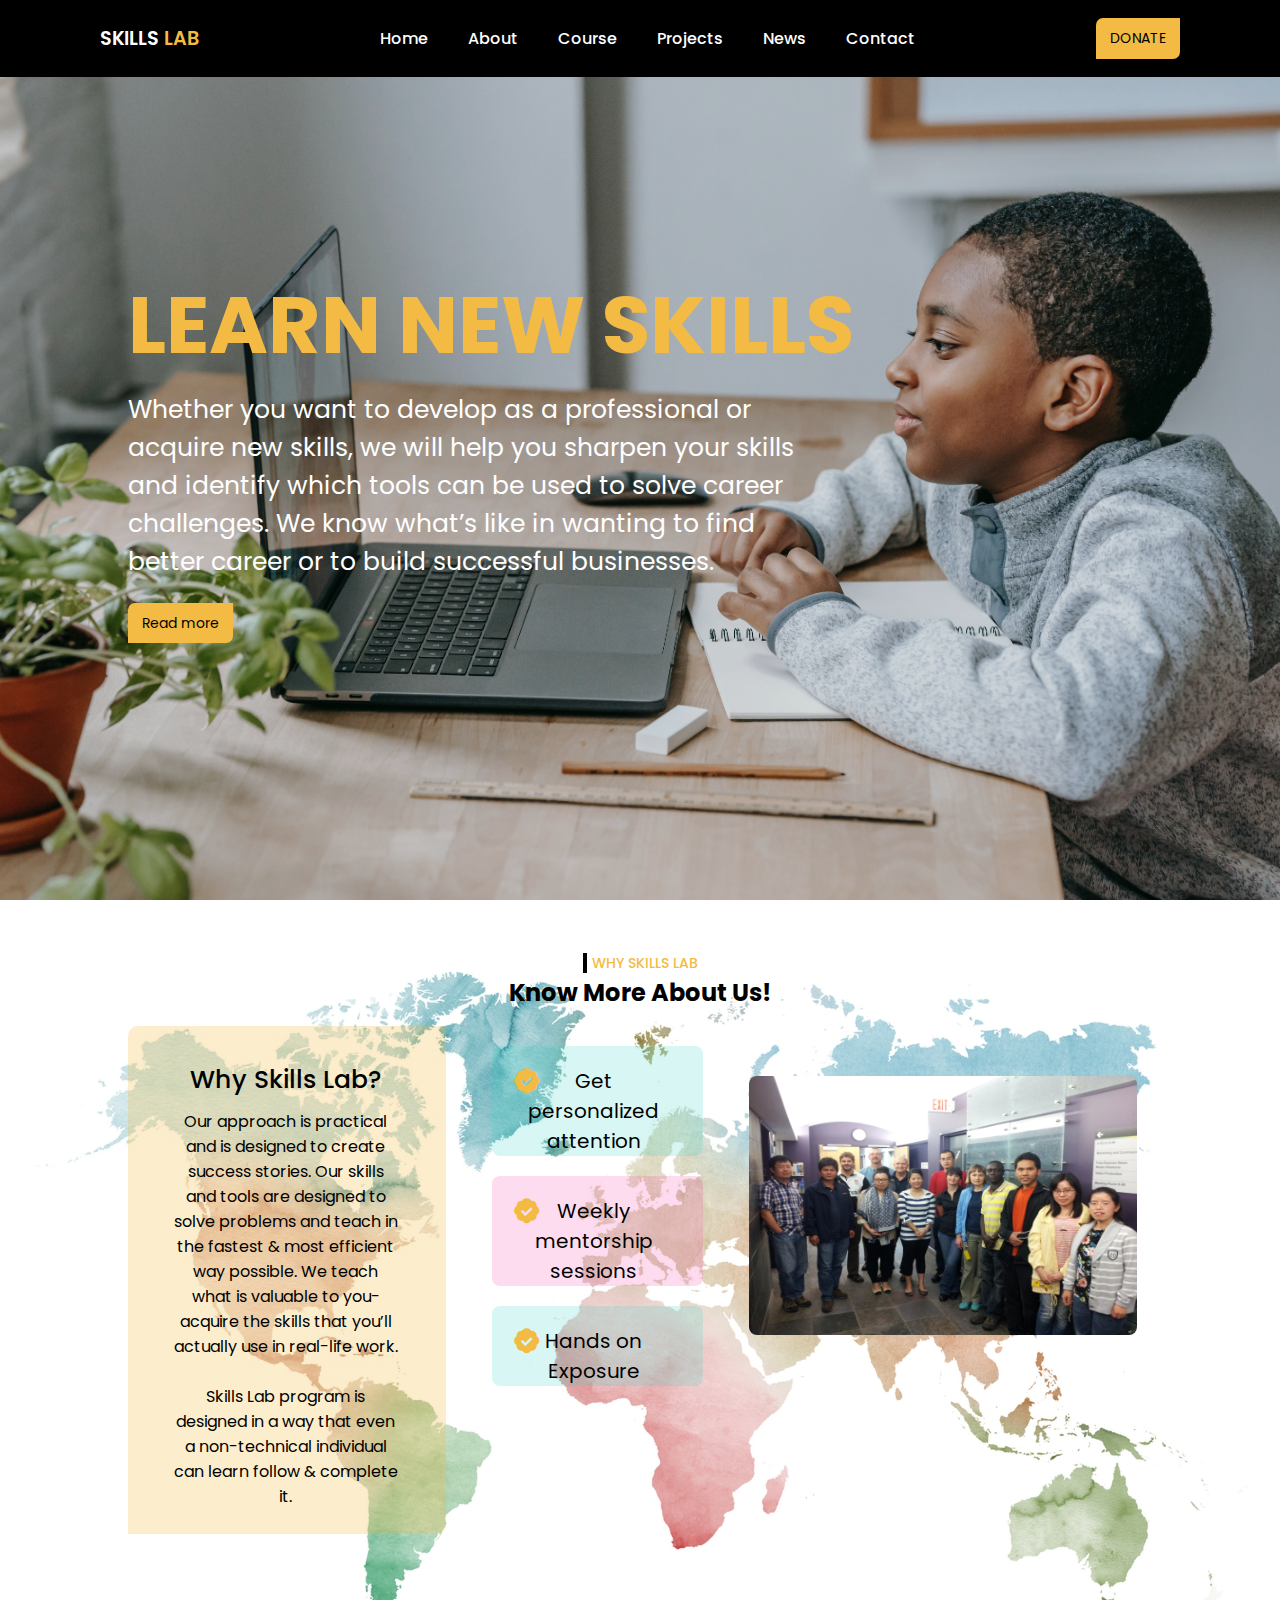
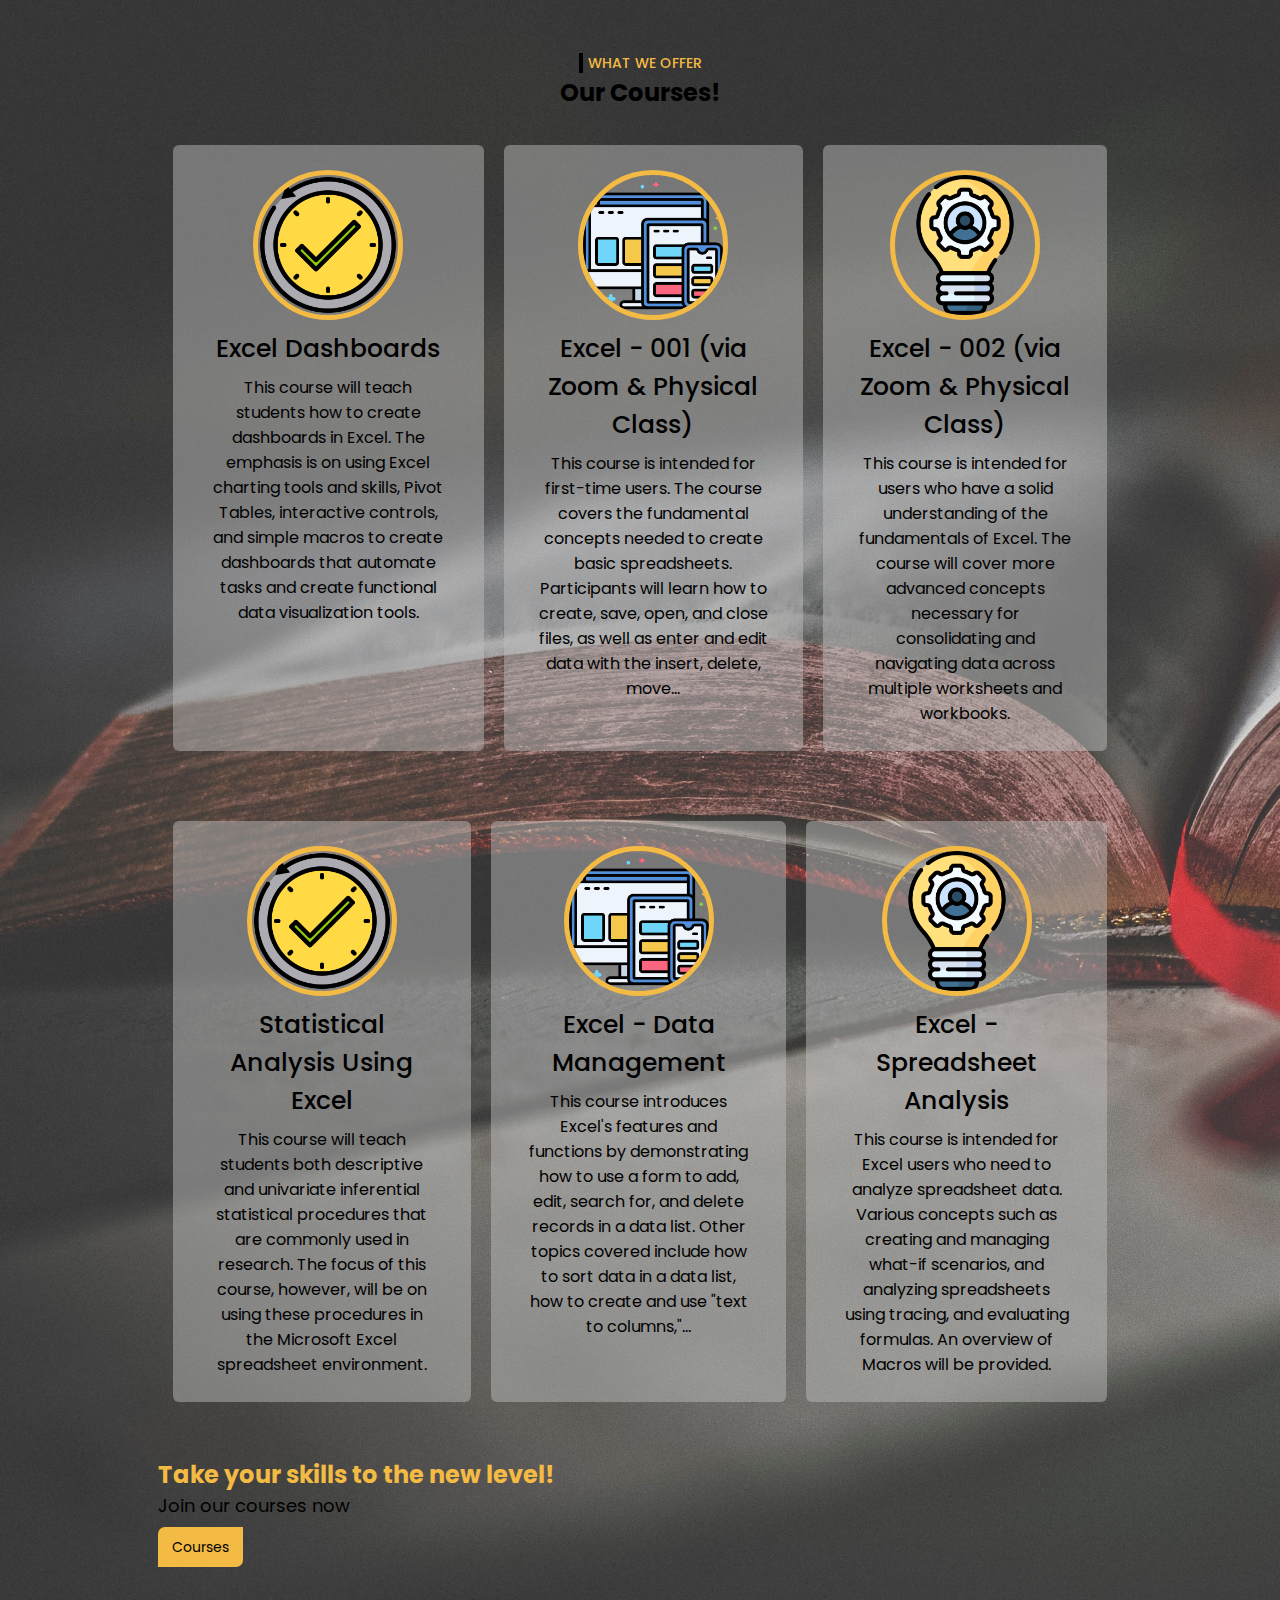
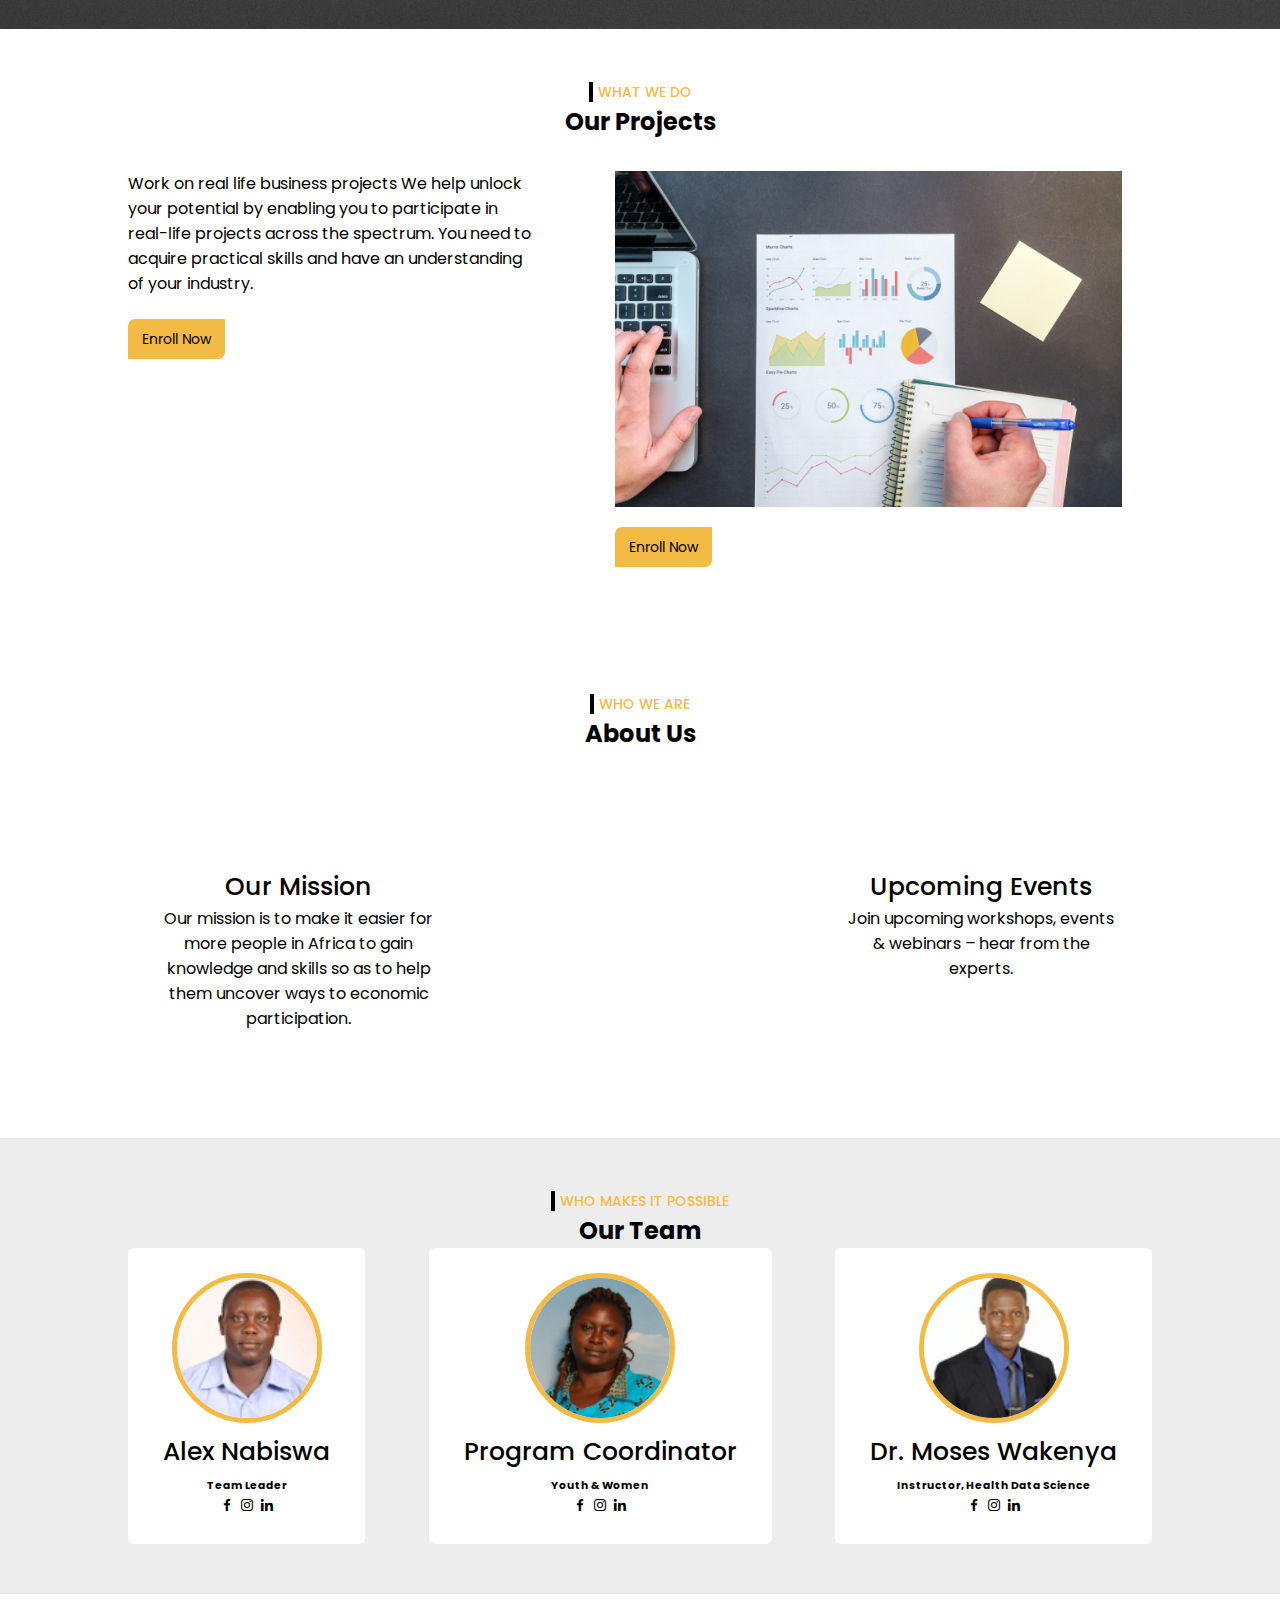
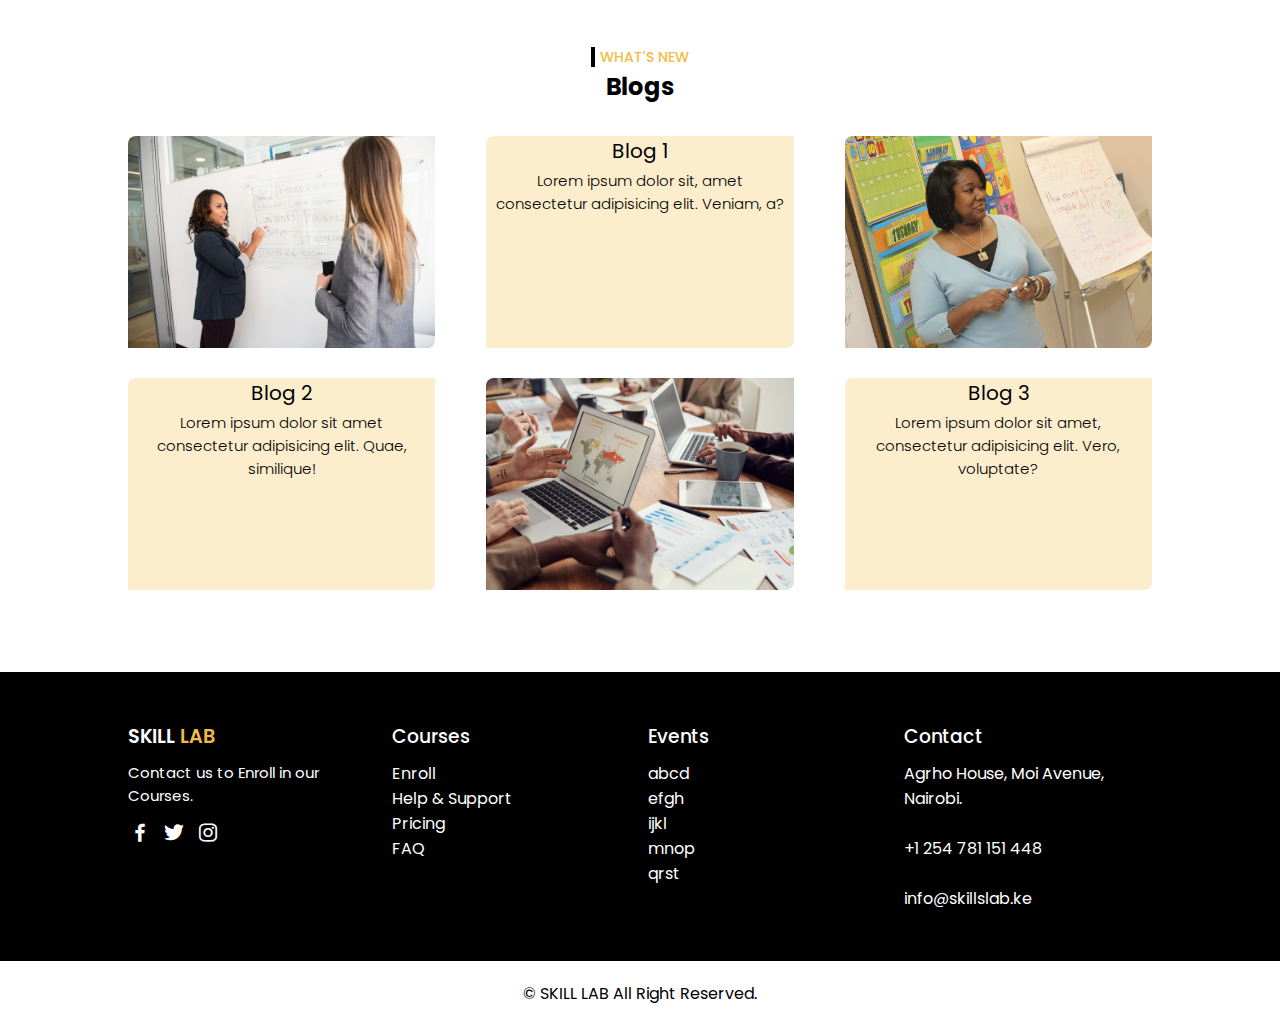
<file: index.html>
<!DOCTYPE html>
<html>
  <head>
    <meta charset="UTF-8" />
    <meta http-equiv="X-UA-Compatible" content="IE=edge" />
    <meta name="viewport" content="width=device-width, initial-scale=1.0" />
    <title>Responsive NGO App</title>
    <!--Link to CSS-->
    <link rel="stylesheet" href="./css/style.css" />
    <!--Box Icons-->
    <link
      rel="stylesheet"
      href="https://cdn.jsdelivr.net/npm/boxicons@latest/css/boxicons.min.css"
    />
  </head>
  <body>
    <!-- Navbar -->
    <header>
      <a href="#" class="logo">SKILLS <span>LAB</span></a>
      <div class="bx bx-menu" id="menu-icon"></div>

      <ul class="navbar">
        <li><a href="#home">Home</a></li>
        <li><a href="#about-us">About</a></li>
        <li><a href="#courses">Course</a></li>
        <li><a href="#projects">Projects</a></li>
        <li><a href="#blog">News</a></li>
        <li><a href="#footer">Contact</a></li>
      </ul>

      <a href="#" class="btn">DONATE</a>
    </header>

    <!-- Home -->
    <section class="home" id="home">
      <div class="home-text">
        <h1>
          <span>LEARN NEW SKILLS</span>
        </h1>
        <p>
          Whether you want to develop as a professional or <br />acquire new
          skills, we will help you sharpen your skills <br />and identify which
          tools can be used to solve career <br />challenges. We know what’s
          like in wanting to find <br />better career or to build successful
          businesses.
        </p>
        <a href="shop" class="btn">Read more</a>
      </div>
    </section>

    <!-- Why Us -->
    <section class="why-us" id="why-us">
      <div class="heading">
        <span>Why Skills Lab</span>
        <h2>Know More About Us!</h2>
      </div>
      <!-- Content -->
      <div class="why-us-container">
        <div class="col-1">
          <h4>Why Skills Lab?</h4>
          <p>
            Our approach is practical and is designed to create success stories.
            Our skills and tools are designed to solve problems and teach in the
            fastest & most efficient way possible. We teach what is valuable to
            you- acquire the skills that you’ll actually use in real-life work.
          </p>
          <br />
          <p>
            Skills Lab program is designed in a way that even a non-technical
            individual can learn follow & complete it.
          </p>
        </div>
        <div class="col-2">
          <div class="why-us-row-1">
            <div class="icon-col">
              <i class="bx bxs-badge-check"></i>
            </div>
            <div class="content-col">
              <p>Get personalized attention</p>
            </div>
          </div>
          <div class="why-us-row-2">
            <div class="icon-col">
              <i class="bx bxs-badge-check"></i>
            </div>
            <div class="content-col">
              <p>Weekly mentorship sessions</p>
            </div>
          </div>
          <div class="why-us-row-3">
            <div class="icon-col">
              <i class="bx bxs-badge-check"></i>
            </div>
            <div class="content-col">
              <p>Hands on Exposure</p>
            </div>
          </div>
        </div>
        <div class="col-3">
          <img src="./images/about_photo_1.jpg" alt="" />
        </div>
      </div>
    </section>

    <!-- Courses -->
    <section class="courses" id="courses">
      <div class="heading">
        <span>What we Offer</span>
        <h2>Our Courses!</h2>
      </div>
      <!-- Content -->
      <div class="course-container">
        <div class="course-row">
          <div class="card">
            <div class="box">
              <img src="./images/tasks.png" alt="" />
              <div class="text">Excel Dashboards</div>
              <p>
                This course will teach students how to create dashboards in
                Excel. The emphasis is on using Excel charting tools and skills,
                Pivot Tables, interactive controls, and simple macros to create
                dashboards that automate tasks and create functional data
                visualization tools.
              </p>
            </div>
          </div>

          <div class="card">
            <div class="box">
              <img src="./images/responsive-design.png" alt="" />
              <div class="text">
                Excel - 001 (via Zoom &amp; Physical Class)
              </div>
              <p>
                This course is intended for first-time users. The course covers
                the fundamental concepts needed to create basic spreadsheets.
                Participants will learn how to create, save, open, and close
                files, as well as enter and edit data with the insert, delete,
                move...
              </p>
            </div>
          </div>

          <div class="card">
            <div class="box">
              <img src="./images/skill.png" alt="" />
              <div class="text">
                Excel - 002 (via Zoom &amp; Physical Class)
              </div>
              <p>
                This course is intended for users who have a solid understanding
                of the fundamentals of Excel. The course will cover more
                advanced concepts necessary for consolidating and navigating
                data across multiple worksheets and workbooks.
              </p>
            </div>
          </div>
        </div>

        <div class="course-row">
          <div class="card">
            <div class="box">
              <img src="./images/tasks.png" alt="" />
              <div class="text">Statistical Analysis Using Excel</div>
              <p>
                This course will teach students both descriptive and univariate
                inferential statistical procedures that are commonly used in
                research. The focus of this course, however, will be on using
                these procedures in the Microsoft Excel spreadsheet environment.
              </p>
            </div>
          </div>

          <div class="card">
            <div class="box">
              <img src="./images/responsive-design.png" alt="" />
              <div class="text">Excel - Data Management</div>
              <p>
                This course introduces Excel&#39;s features and functions by
                demonstrating how to use a form to add, edit, search for, and
                delete records in a data list. Other topics covered include how
                to sort data in a data list, how to create and use &quot;text to
                columns,&quot;...
              </p>
            </div>
          </div>

          <div class="card">
            <div class="box">
              <img src="./images/skill.png" alt="" />
              <div class="text">Excel - Spreadsheet Analysis</div>
              <p>
                This course is intended for Excel users who need to analyze
                spreadsheet data. Various concepts such as creating and managing
                what-if scenarios, and analyzing spreadsheets using tracing, and
                evaluating formulas. An overview of Macros will be provided.
              </p>
            </div>
          </div>
        </div>
      </div>
      <div class="join-btn">
        <h2>Take your skills to the new level!</h2>
        <p>Join our courses now</p>
        <a href="./courses.html" class="btn">Courses</a>
      </div>
    </section>

    <!-- Projects -->
    <section class="projects" id="projects">
      <div class="heading">
        <span>What we Do</span>
        <h2>Our Projects</h2>
      </div>
      <!-- Content -->
      <div class="project-container">
        <div class="project-text">
          <p>
            Work on real life business projects We help unlock your potential by
            enabling you to participate in real-life projects across the
            spectrum. You need to acquire practical skills and have an
            understanding of your industry.
          </p>
          <a href="#" class="enroll-btn btn">Enroll Now</a>
        </div>
        <div class="project-slideshow">
          <img src="./images/project-slideshow.jpg" alt="" />
          <a href="#" class="btn">Enroll Now</a>
        </div>
      </div>
    </section>

    <!-- About Us -->
    <section class="about-us" id="about-us">
      <div class="heading">
        <span>Who we are</span>
        <h2>About Us</h2>
        <p>
          SKILLS LAB is a social enterprise. We believe that education and
          skills development spur innovation and when combined with
          entrepreneurship, creates social impact at scale
        </p>
      </div>
      <!-- Content -->
      <div class="about-container">
        <div class="card">
          <div class="box">
            <div class="text">Our Mission</div>
            <p>
              Our mission is to make it easier for more people in Africa to gain
              knowledge and skills so as to help them uncover ways to economic
              participation.
            </p>
          </div>
        </div>

        <div class="card">
          <div class="box">
            <div class="text">Upcoming Events</div>
            <p>
              Join upcoming workshops, events & webinars – hear from the
              experts.
            </p>
          </div>
        </div>
      </div>
    </section>

    <section class="team" id="team">
      <div class="max-width">
        <div class="heading">
          <span>Who makes it possible</span>
          <h2>Our Team</h2>
        </div>
        <!--Content-->
        <div class="carousel owl-carousel">
          <div class="card">
            <div class="box">
              <img src="./images/team_member_1.png" alt="" />
              <h4 class="text">Alex Nabiswa</h4>
              <h6>Team Leader</h6>
              <div class="social-icons">
                <i class="bx bxl-facebook"></i>
                <i class="bx bxl-instagram"></i>
                <i class="bx bxl-linkedin"></i>
              </div>
            </div>
          </div>

          <div class="card">
            <div class="box">
              <img src="./images/team_member_2.png" alt="" />
              <h4 class="text">Program Coordinator</h4>
              <h6>Youth & Women</h6>
              <div class="social-icons">
                <i class="bx bxl-facebook"></i>
                <i class="bx bxl-instagram"></i>
                <i class="bx bxl-linkedin"></i>
              </div>
            </div>
          </div>

          <div class="card">
            <div class="box">
              <img src="images/team_member_3.png" alt="" />
              <h4 class="text">Dr. Moses Wakenya</h4>
              <h6>Instructor, Health Data Science</h6>
              <div class="social-icons">
                <i class="bx bxl-facebook"></i>
                <i class="bx bxl-instagram"></i>
                <i class="bx bxl-linkedin"></i>
              </div>
            </div>
          </div>
        </div>
      </div>
    </section>

    <!-- Blog -->
    <section class="blog" id="blog">
      <div class="heading">
        <span>What's new</span>
        <h2>Blogs</h2>
      </div>
      <!-- Content -->
      <div class="blog-container">
        <div class="row-1">
          <div class="col-1">
            <img src="./images/blog1.jpg" alt="" />
          </div>
          <div class="col-2">
            <div class="text">Blog 1</div>
            <p>
              Lorem ipsum dolor sit, amet consectetur adipisicing elit. Veniam,
              a?
            </p>
          </div>
          <div class="col-3">
            <img src="./images/blog2.jpg" alt="" />
          </div>
        </div>
        <div class="row-2">
          <div class="col-1">
            <div class="text">Blog 2</div>
            <p>
              Lorem ipsum dolor sit amet consectetur adipisicing elit. Quae,
              similique!
            </p>
          </div>
          <div class="col-2">
            <img src="./images/blog3.jpg" alt="" />
          </div>
          <div class="col-3">
            <div class="text">Blog 3</div>
            <p>
              Lorem ipsum dolor sit amet, consectetur adipisicing elit. Vero,
              voluptate?
            </p>
          </div>
        </div>
      </div>
    </section>

    <!-- Footer -->
    <section class="footer" id="footer">
      <div class="footer-box">
        <h2>SKILL <span>LAB</span></h2>
        <p>Contact us to Enroll in our Courses.</p>
        <div class="social">
          <a href="#"><i class="bx bxl-facebook"></i></a>
          <a href="#"><i class="bx bxl-twitter"></i></a>
          <a href="#"><i class="bx bxl-instagram"></i></a>
        </div>
      </div>
      <div class="footer-box">
        <h3>Courses</h3>
        <li><a href="#">Enroll</a></li>
        <li><a href="#">Help & Support</a></li>
        <li><a href="#">Pricing</a></li>
        <li><a href="#">FAQ</a></li>
      </div>
      <div class="footer-box">
        <h3>Events</h3>
        <li><a href="#">abcd</a></li>
        <li><a href="#">efgh</a></li>
        <li><a href="#">ijkl</a></li>
        <li><a href="#">mnop</a></li>
        <li><a href="#">qrst</a></li>
      </div>
      <div class="footer-box contact-info">
        <h3>Contact</h3>
        <span>Agrho House, Moi Avenue, Nairobi.</span>
        <br />
        <span>+1 254 781 151 448</span>
        <br />
        <span>info@skillslab.ke</span>
      </div>
    </section>
    <div class="copyright">
      <p>&#169; SKILL LAB All Right Reserved.</p>
    </div>

    <!-- Link to JS-->

    <script src="./js/main.js"></script>
  </body>
</html>
</file>
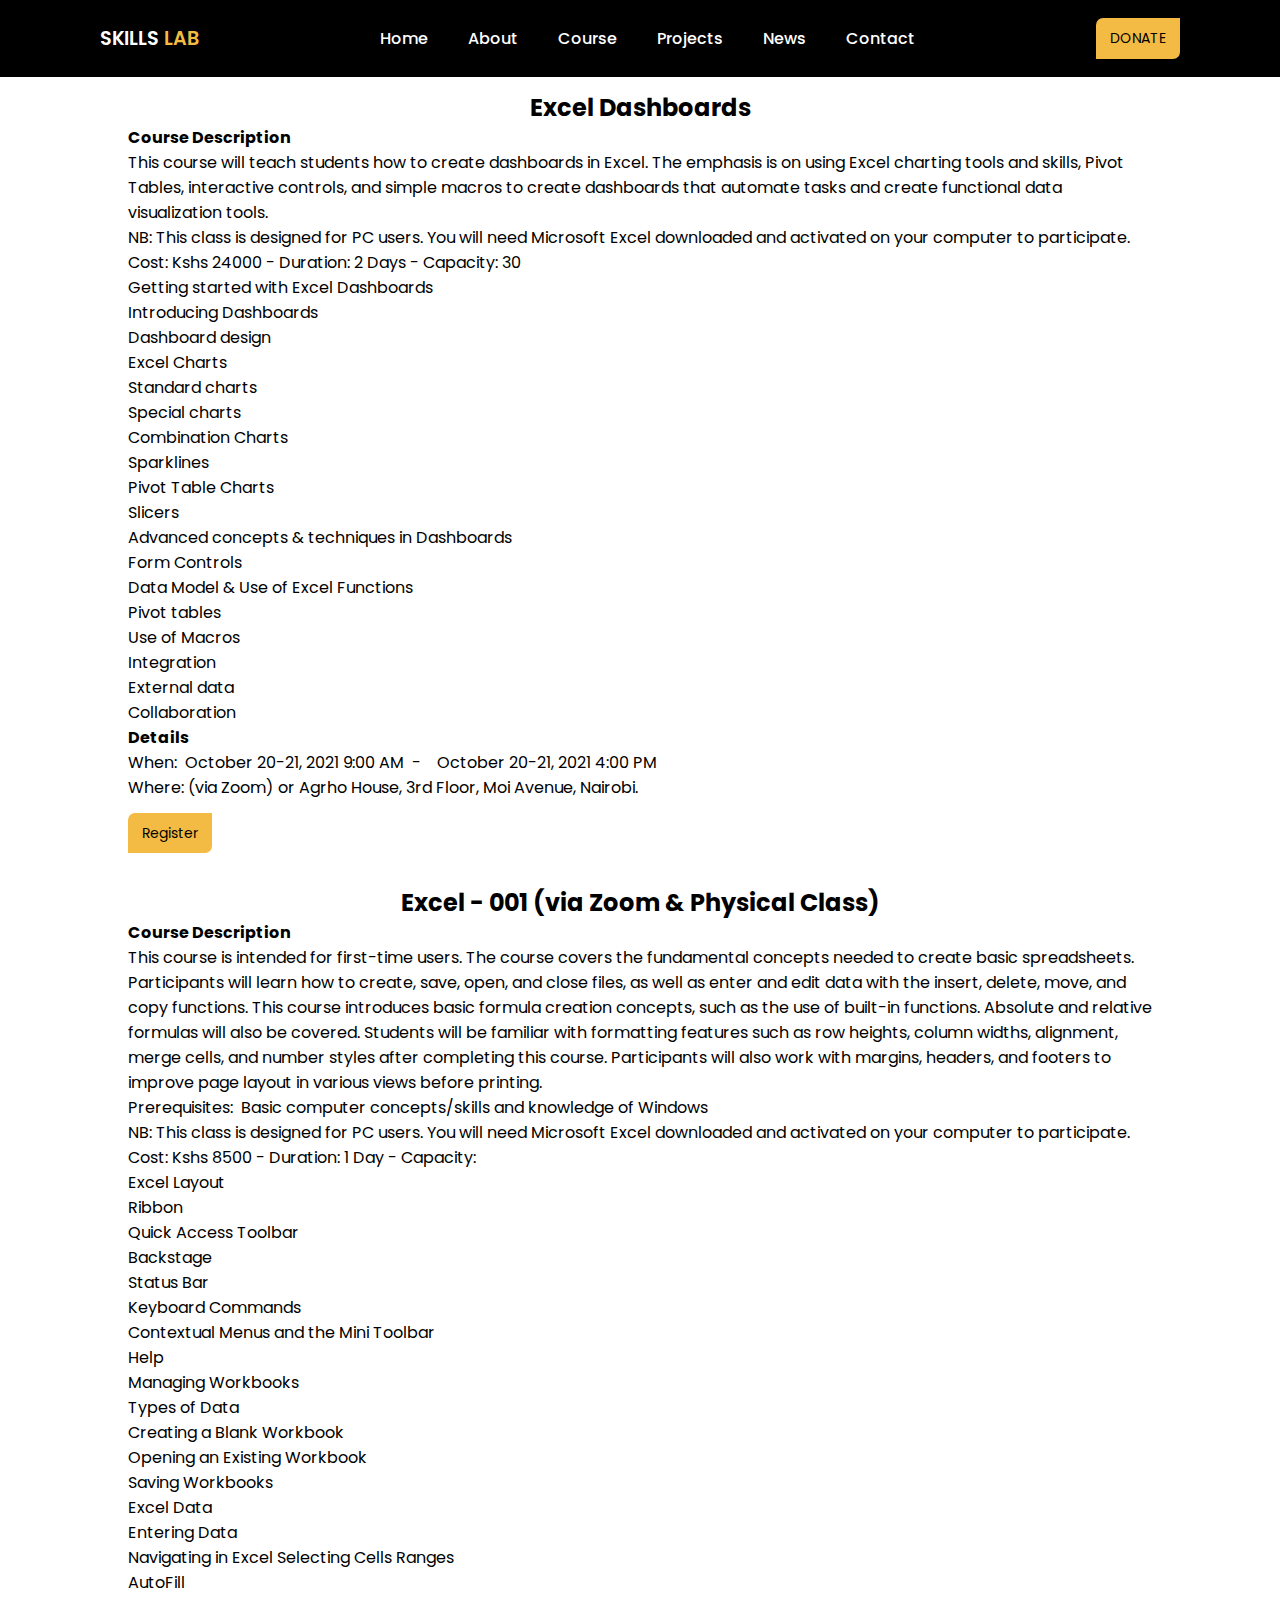
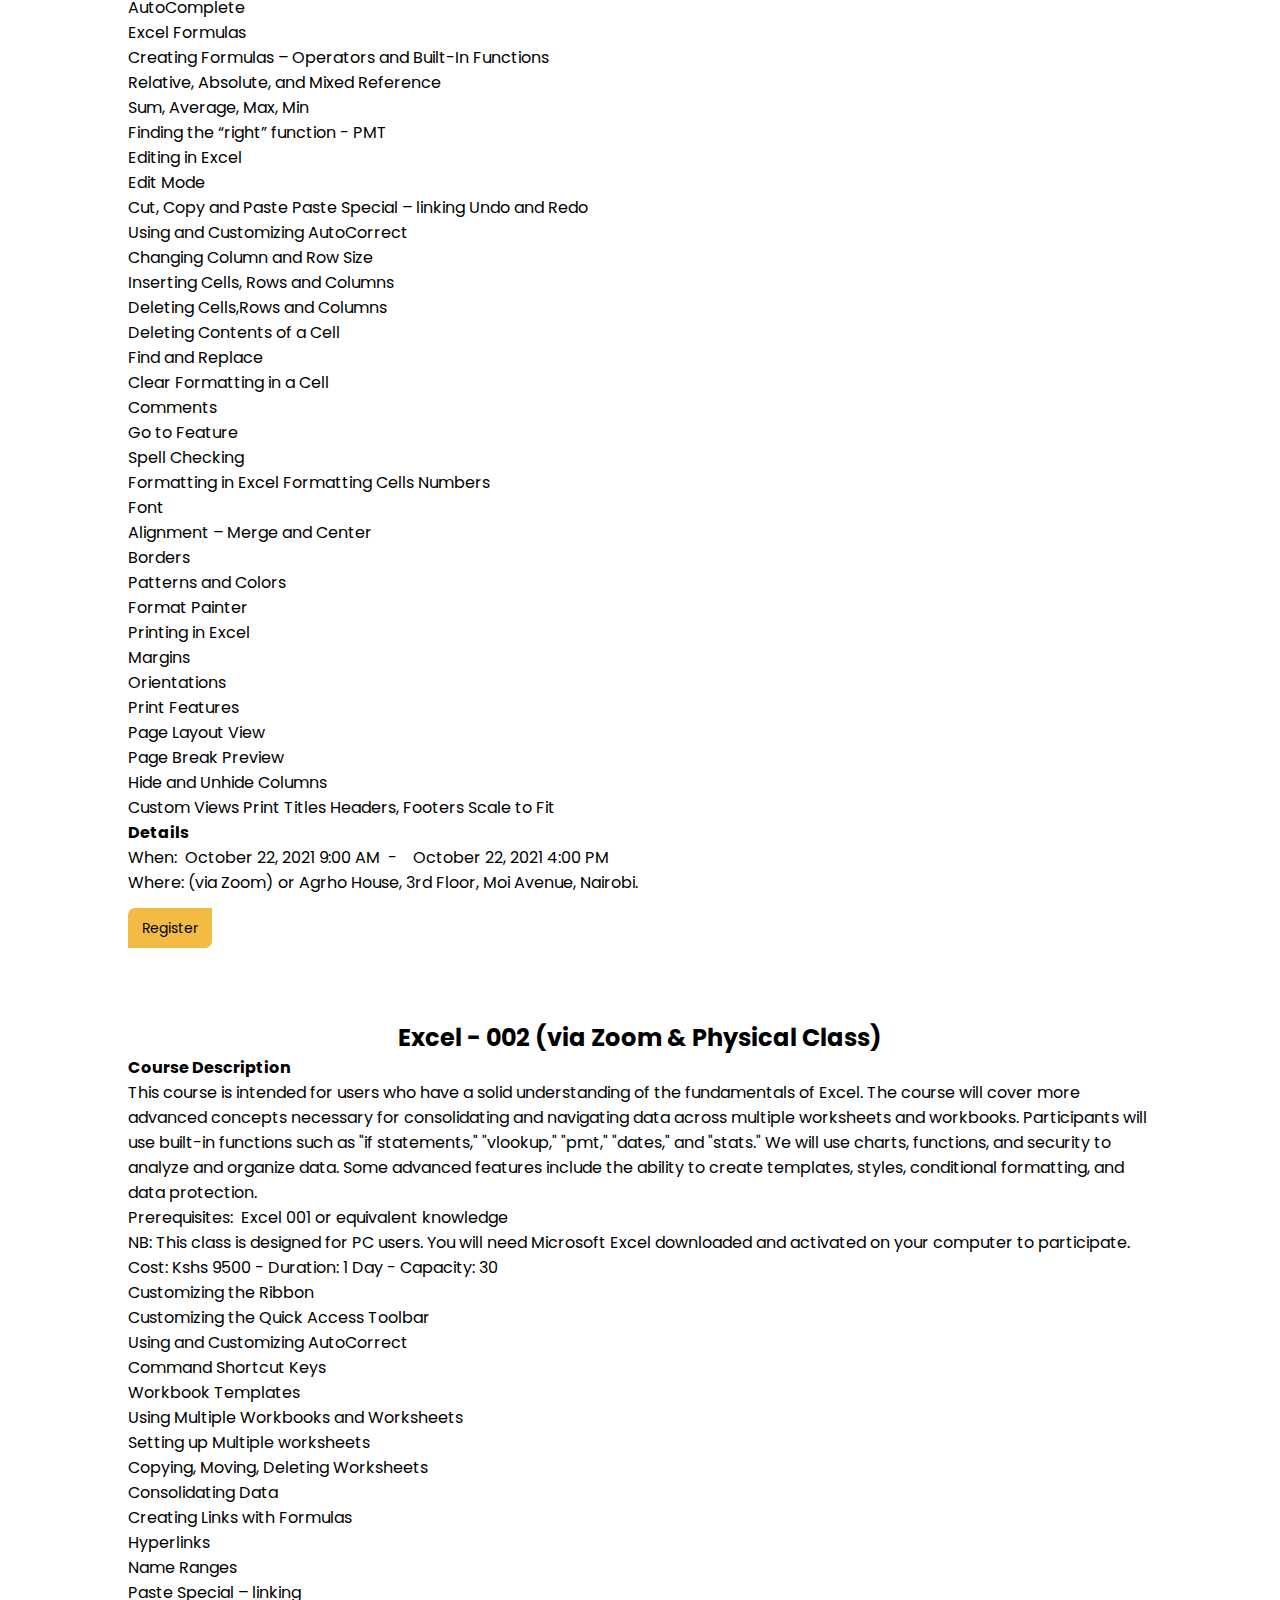
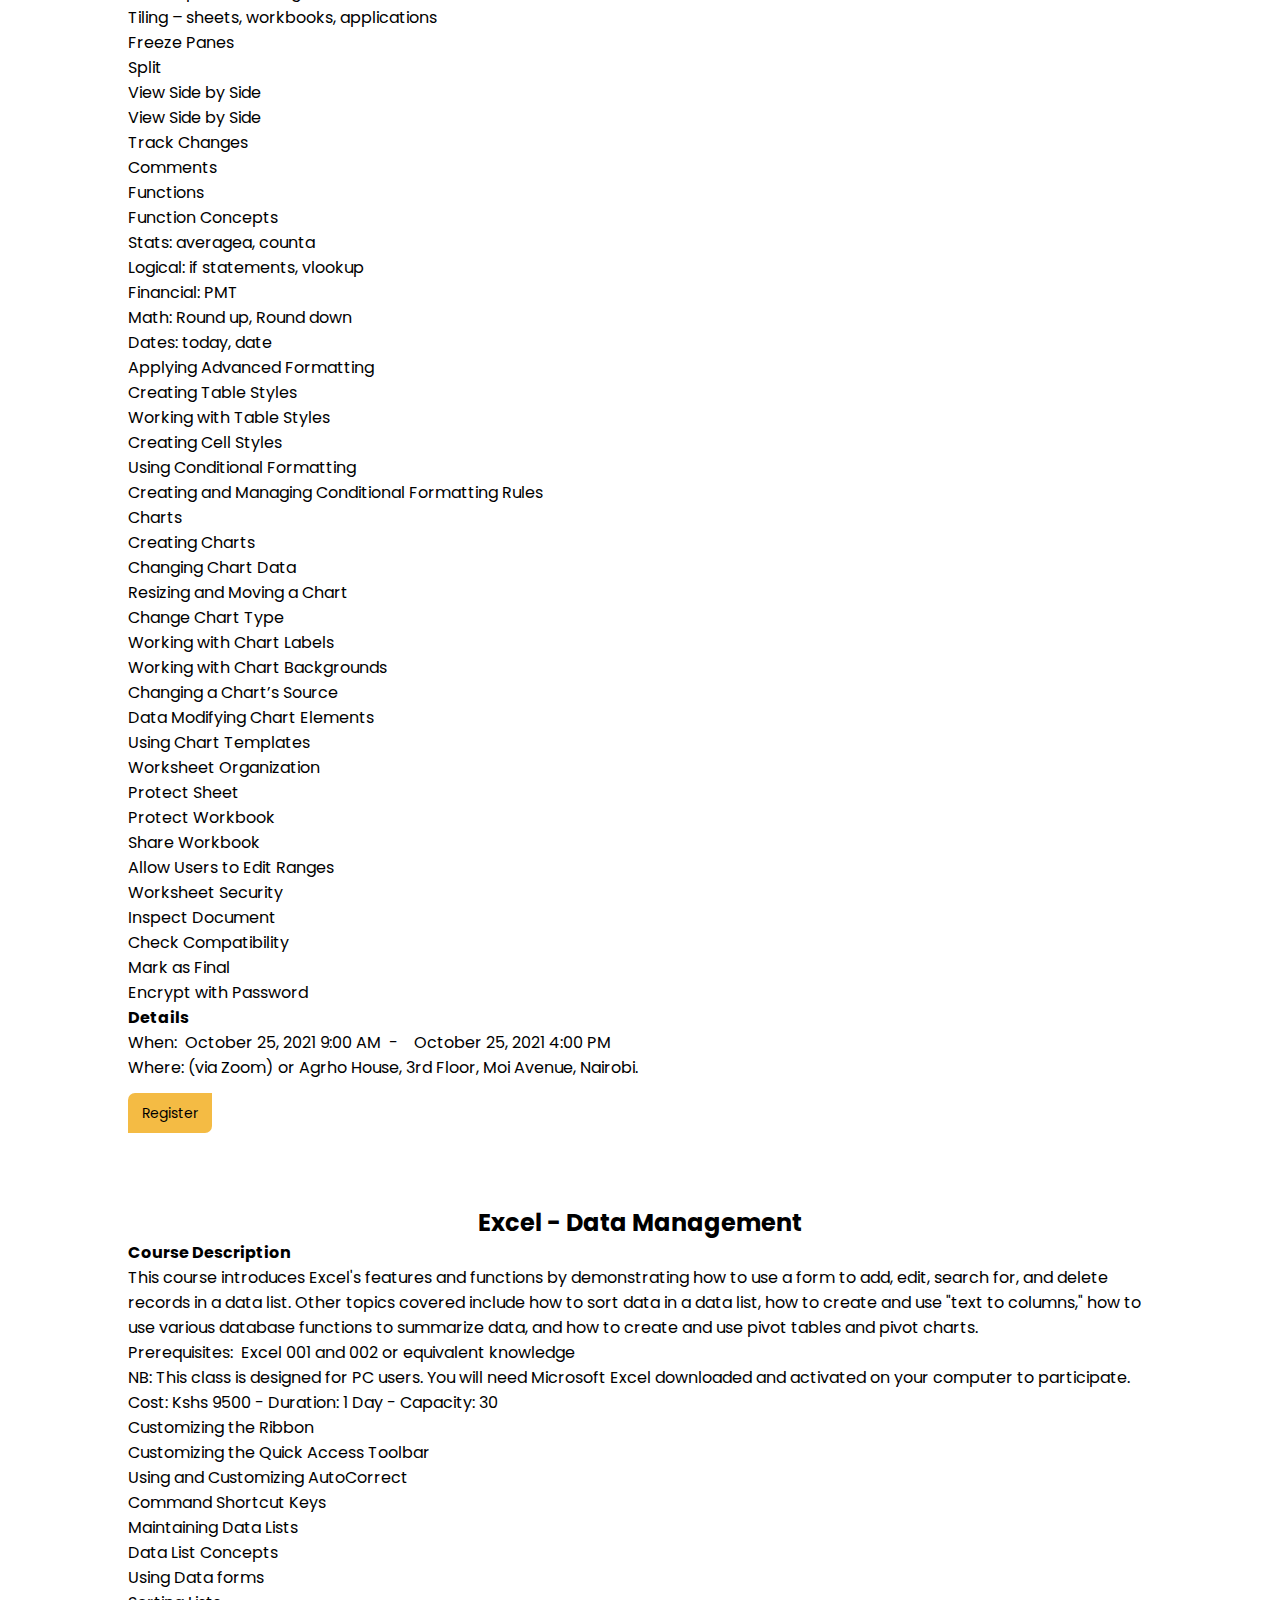
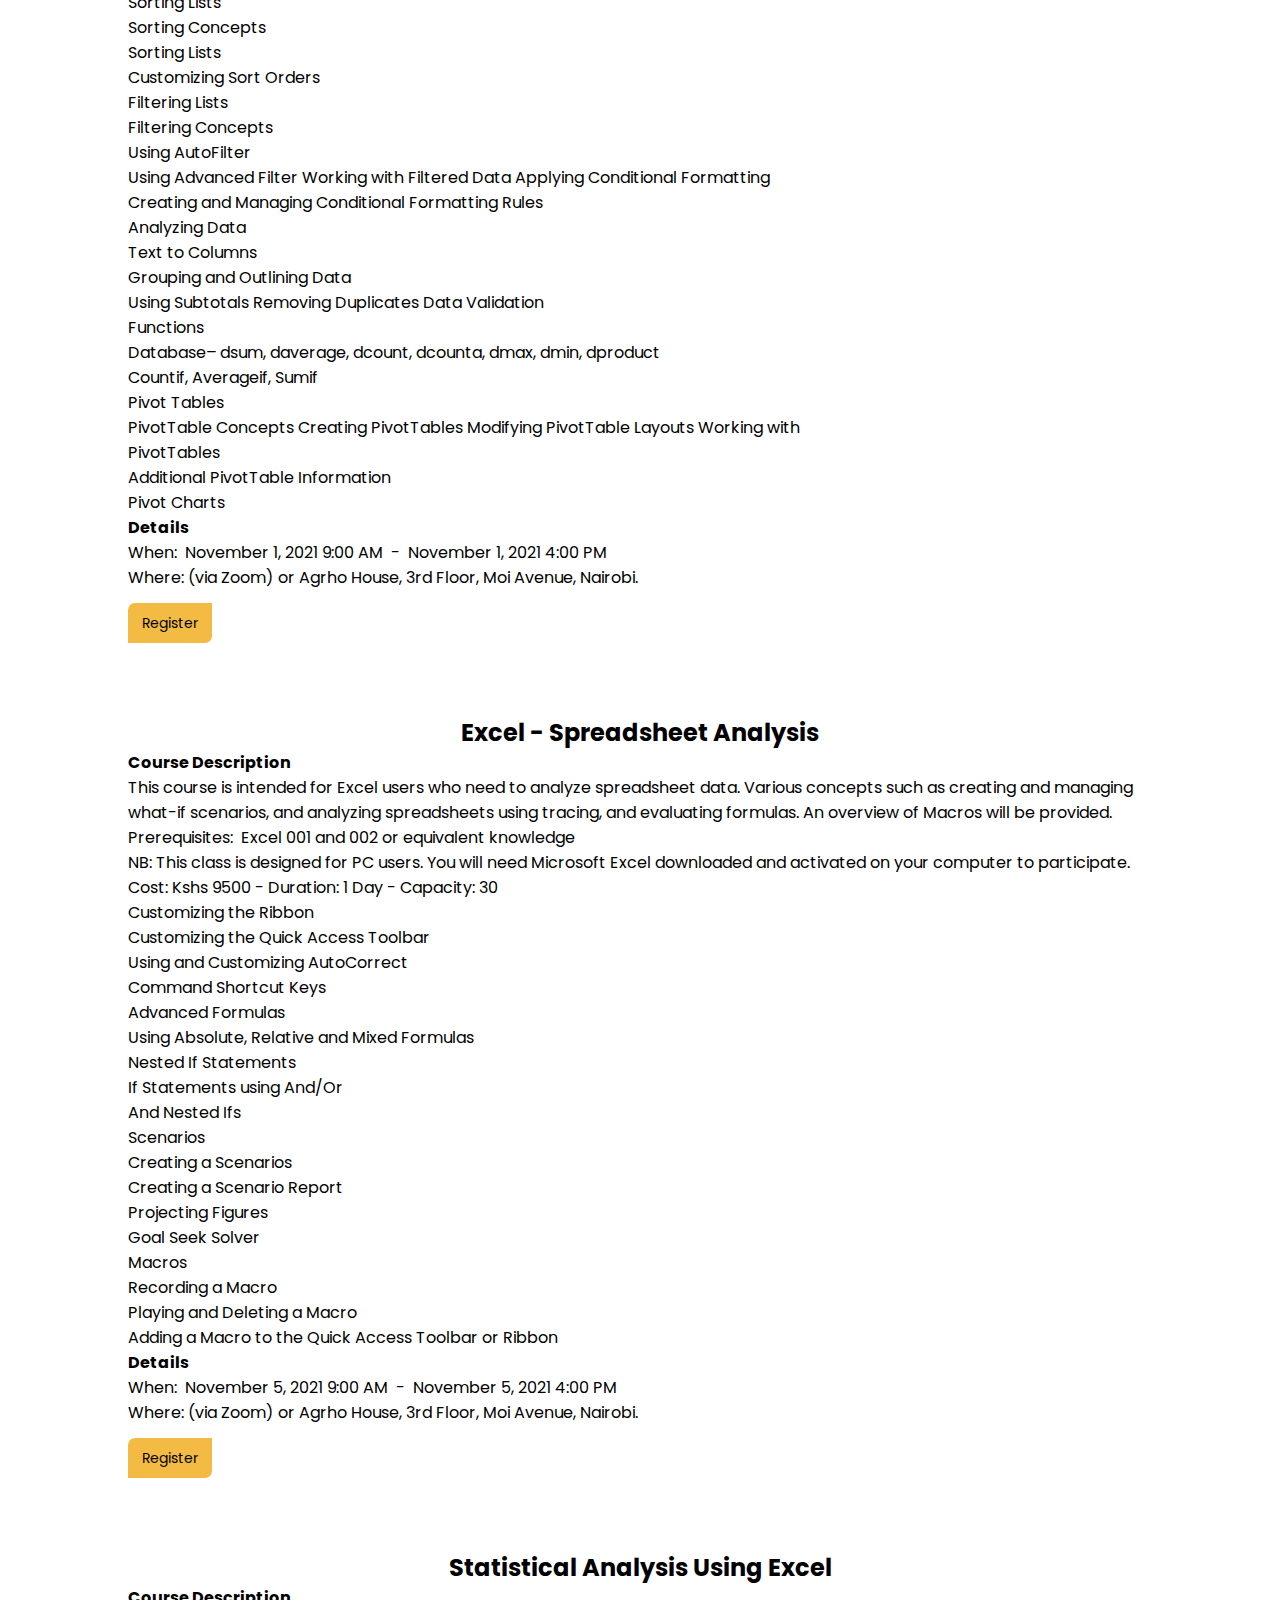
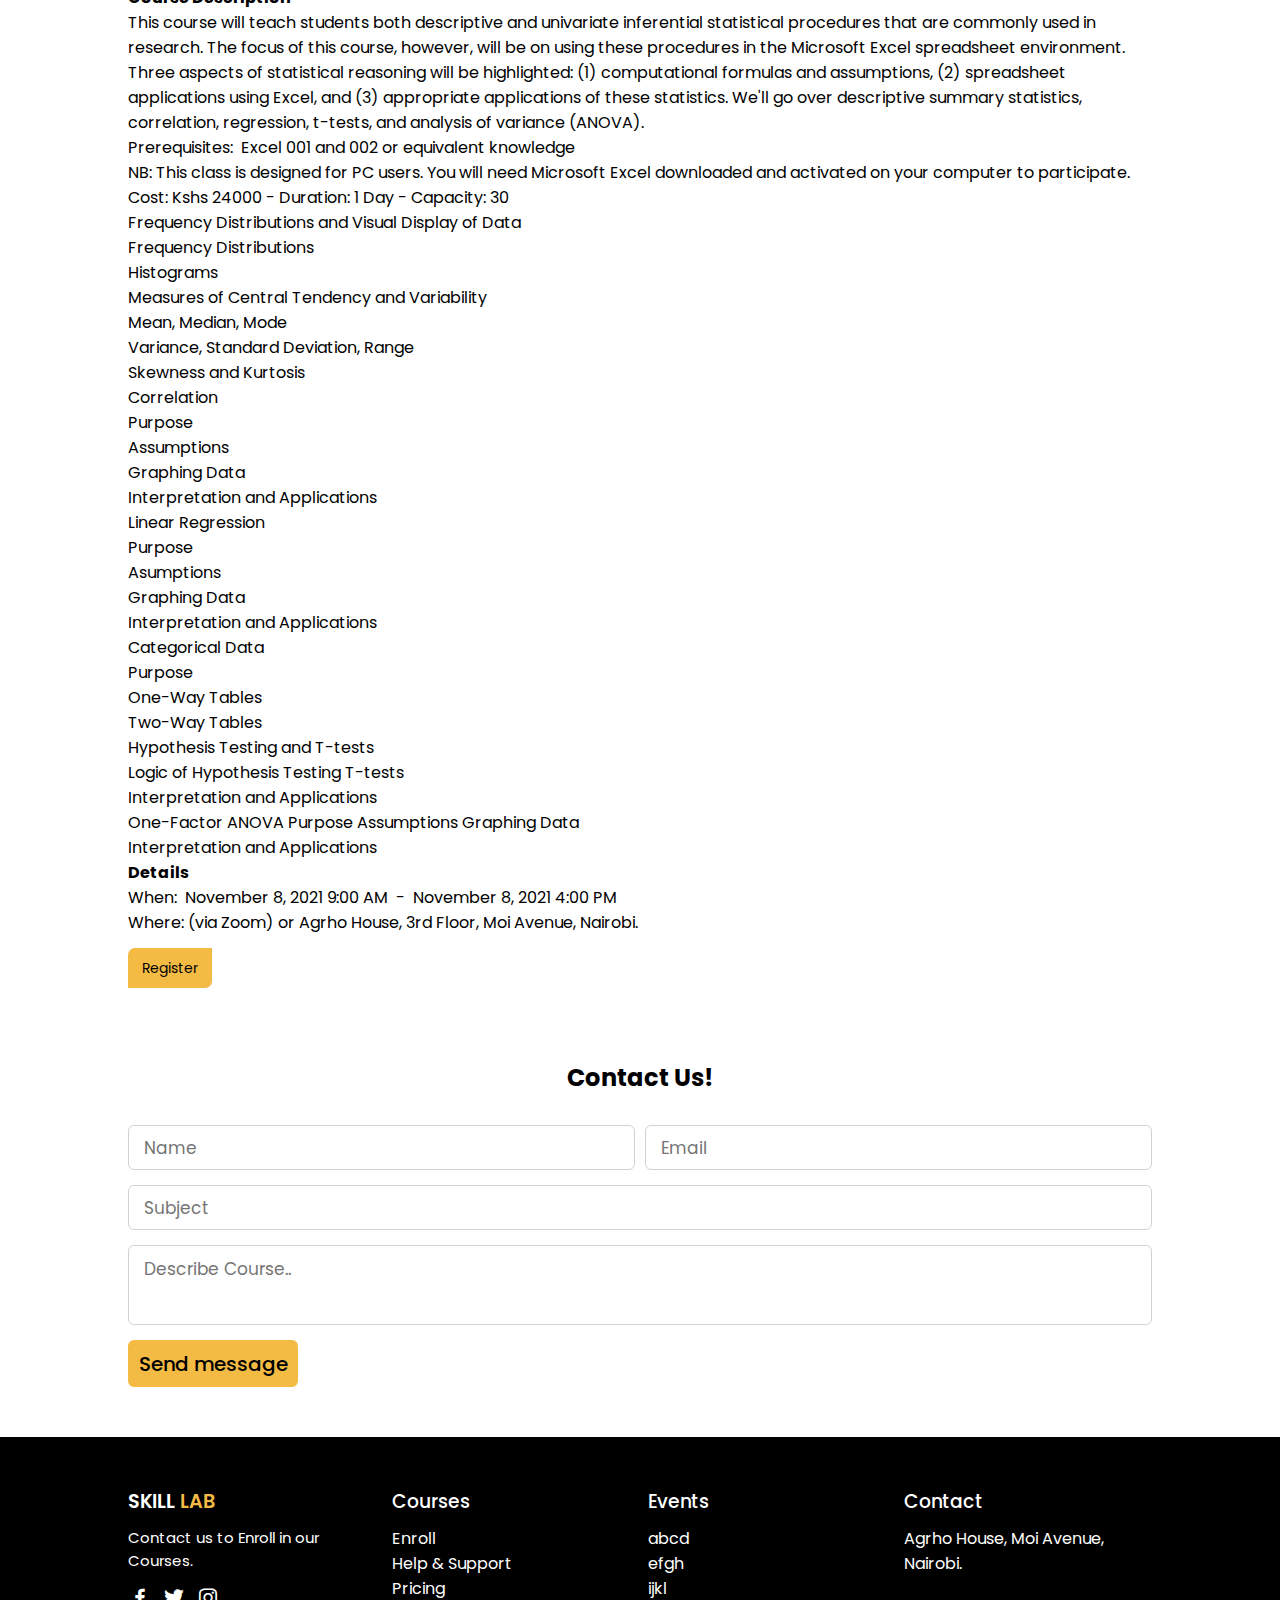
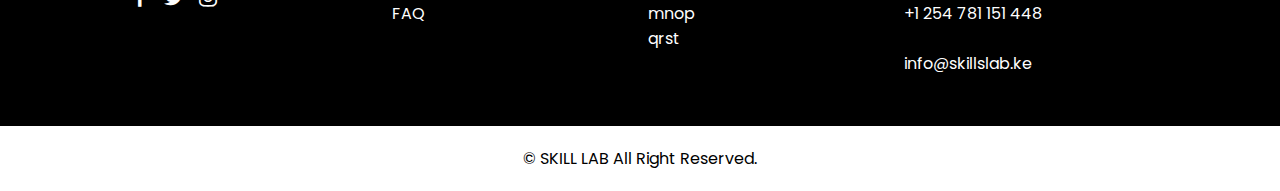
<file: courses.html>
<!DOCTYPE html>
<html>
  <head>
    <meta charset="UTF-8" />
    <meta http-equiv="X-UA-Compatible" content="IE=edge" />
    <meta name="viewport" content="width=device-width, initial-scale=1.0" />
    <title>Courses Page</title>
    <!--Link to CSS-->
    <link rel="stylesheet" href="./css/style.css" />
    <link rel="prev" href="./index.html" />
    <!--Box Icons-->
    <link
      rel="stylesheet"
      href="https://cdn.jsdelivr.net/npm/boxicons@latest/css/boxicons.min.css"
    />
  </head>
  <body>
    <!-- Navbar -->
    <header>
      <a href="#" class="logo">SKILLS <span>LAB</span></a>
      <div class="bx bx-menu" id="menu-icon"></div>

      <ul class="navbar">
        <li><a href="#home">Home</a></li>
        <li><a href="#about-us">About</a></li>
        <li><a href="#courses">Course</a></li>
        <li><a href="#projects">Projects</a></li>
        <li><a href="#blog">News</a></li>
        <li><a href="#footer">Contact</a></li>
      </ul>

      <a href="#" class="btn">DONATE</a>
    </header>

    <section class="excel-dashboard" id="excel-dashboard">
      <div class="heading">
        <h2>Excel Dashboards</h2>
      </div>
      <!--Content-->
      <div class="course-description">
        <h4>Course Description</h4>
        <p>
          This course will teach students how to create dashboards in Excel. The
          emphasis is on using Excel charting tools and skills, Pivot Tables,
          interactive controls, and simple macros to create dashboards that
          automate tasks and create functional data visualization tools. <br />
          NB: This class is designed for PC users. You will need Microsoft Excel
          downloaded and activated on your computer to participate. <br />
          Cost: Kshs 24000 - Duration: 2 Days - Capacity: 30
        </p>
      </div>

      <div class="course-content">
        <ul>
          <li>Getting started with Excel Dashboards</li>
          <li>Introducing Dashboards</li>
          <li>Dashboard design</li>
          <li>Excel Charts</li>
          <li>Standard charts</li>
          <li>Special charts</li>
          <li>Combination Charts</li>
          <li>Sparklines</li>
          <li>Pivot Table Charts</li>
          <li>Slicers</li>
          <li>Advanced concepts &amp; techniques in Dashboards</li>
          <li>Form Controls</li>
          <li>Data Model &amp; Use of Excel Functions</li>
          <li>Pivot tables</li>
          <li>Use of Macros</li>
          <li>Integration</li>
          <li>External data</li>
          <li>Collaboration</li>
        </ul>

        <h4>Details</h4>
        <p>
          When:  October 20-21, 2021 9:00 AM  -    October 20-21, 2021 4:00 PM
          <br />
          Where: (via Zoom) or Agrho House, 3rd Floor, Moi Avenue, Nairobi.
        </p>

        <a href="#contact" class="btn contact-btn">Register</a>
      </div>
    </section>

    <section class="excel-001" id="excel-001">
      <div class="heading">
        <h2>Excel - 001 (via Zoom &amp; Physical Class)</h2>
      </div>
      <!--Content-->
      <div class="course-description">
        <h4>Course Description</h4>
        <p>
          This course is intended for first-time users. The course covers the
          fundamental concepts needed to create basic spreadsheets. Participants
          will learn how to create, save, open, and close files, as well as
          enter and edit data with the insert, delete, move, and copy functions.
          This course introduces basic formula creation concepts, such as the
          use of built-in functions. Absolute and relative formulas will also be
          covered. Students will be familiar with formatting features such as
          row heights, column widths, alignment, merge cells, and number styles
          after completing this course. Participants will also work with
          margins, headers, and footers to improve page layout in various views
          before printing. <br />
          Prerequisites:  Basic computer concepts/skills and knowledge of
          Windows <br />
          NB: This class is designed for PC users. You will need Microsoft Excel
          downloaded and activated on your computer to participate. <br />
          Cost: Kshs 8500 - Duration: 1 Day - Capacity:
        </p>
      </div>

      <div class="course-content">
        <ul>
          <li>Excel Layout</li>
          <li>Ribbon</li>
          <li>Quick Access Toolbar</li>
          <li>Backstage</li>
          <li>Status Bar</li>
          <li>Keyboard Commands</li>
          <li>Contextual Menus and the Mini Toolbar</li>
          <li>Help</li>
          <li>Managing Workbooks</li>
          <li>Types of Data</li>
          <li>Creating a Blank Workbook</li>
          <li>Opening an Existing Workbook</li>
          <li>Saving Workbooks</li>
          <li>Excel Data</li>
          <li>Entering Data</li>
          <li>Navigating in Excel Selecting Cells Ranges</li>
          <li>AutoFill</li>
          <li>AutoComplete</li>
          <li>Excel Formulas</li>
          <li>Creating Formulas – Operators and Built-In Functions</li>
          <li>Relative, Absolute, and Mixed Reference</li>
          <li>Sum, Average, Max, Min</li>
          <li>Finding the “right” function - PMT</li>
          <li>Editing in Excel</li>
          <li>Edit Mode</li>
          <li>Cut, Copy and Paste Paste Special – linking Undo and Redo</li>
          <li>Using and Customizing AutoCorrect</li>
          <li>Changing Column and Row Size</li>
          <li>Inserting Cells, Rows and Columns</li>
          <li>Deleting Cells,Rows and Columns</li>
          <li>Deleting Contents of a Cell</li>
          <li>Find and Replace</li>
          <li>Clear Formatting in a Cell</li>
          <li>Comments</li>
          <li>Go to Feature</li>
          <li>Spell Checking</li>
          <li>Formatting in Excel Formatting Cells Numbers</li>
          <li>Font</li>
          <li>Alignment – Merge and Center</li>
          <li>Borders</li>
          <li>Patterns and Colors</li>
          <li>Format Painter</li>
          <li>Printing in Excel</li>
          <li>Margins</li>
          <li>Orientations</li>
          <li>Print Features</li>
          <li>Page Layout View</li>
          <li>Page Break Preview</li>
          <li>Hide and Unhide Columns</li>
          <li>Custom Views Print Titles Headers, Footers Scale to Fit</li>
        </ul>

        <h4>Details</h4>
        <p>
          When:  October 22, 2021 9:00 AM  -    October 22, 2021 4:00 PM
          <br />
          Where: (via Zoom) or Agrho House, 3rd Floor, Moi Avenue, Nairobi.
        </p>

        <a href="#contact" class="btn contact-btn">Register</a>
      </div>
    </section>

    <section class="excel-002" id="excel-002">
      <div class="heading">
        <h2>Excel - 002 (via Zoom &amp; Physical Class)</h2>
      </div>
      <!--Content-->
      <div class="course-description">
        <h4>Course Description</h4>
        <p>
          This course is intended for users who have a solid understanding of
          the fundamentals of Excel. The course will cover more advanced
          concepts necessary for consolidating and navigating data across
          multiple worksheets and workbooks. Participants will use built-in
          functions such as &quot;if statements,&quot; &quot;vlookup,&quot;
          &quot;pmt,&quot; &quot;dates,&quot; and &quot;stats.&quot; We will use
          charts, functions, and security to analyze and organize data. Some
          advanced features include the ability to create templates, styles,
          conditional formatting, and data protection.
          <br />
          Prerequisites:  Excel 001 or equivalent knowledge
          <br />
          NB: This class is designed for PC users. You will need Microsoft Excel
          downloaded and activated on your computer to participate.
          <br />
          Cost: Kshs 9500 - Duration: 1 Day - Capacity: 30
        </p>
      </div>

      <div class="course-content">
        <ul>
          <li>Customizing the Ribbon</li>
          <li>Customizing the Quick Access Toolbar</li>
          <li>Using and Customizing AutoCorrect</li>
          <li>Command Shortcut Keys</li>
          <li>Workbook Templates</li>
          <li>Using Multiple Workbooks and Worksheets</li>
          <li>Setting up Multiple worksheets</li>
          <li>Copying, Moving, Deleting Worksheets</li>
          <li>Consolidating Data</li>
          <li>Creating Links with Formulas</li>
          <li>Hyperlinks</li>
          <li>Name Ranges</li>
          <li>Paste Special – linking</li>
          <li>Tiling – sheets, workbooks, applications</li>
          <li>Freeze Panes</li>
          <li>Split</li>
          <li>View Side by Side</li>
          <li>View Side by Side</li>
          <li>Track Changes</li>
          <li>Comments</li>
          <li>Functions</li>
          <li>Function Concepts</li>
          <li>Stats: averagea, counta</li>
          <li>Logical: if statements, vlookup</li>
          <li>Financial: PMT</li>
          <li>Math: Round up, Round down</li>
          <li>Dates: today, date</li>
          <li>Applying Advanced Formatting</li>
          <li>Creating Table Styles</li>
          <li>Working with Table Styles</li>
          <li>Creating Cell Styles</li>
          <li>Using Conditional Formatting</li>
          <li>Creating and Managing Conditional Formatting Rules</li>
          <li>Charts</li>
          <li>Creating Charts</li>
          <li>Changing Chart Data</li>
          <li>Resizing and Moving a Chart</li>
          <li>Change Chart Type</li>
          <li>Working with Chart Labels</li>
          <li>Working with Chart Backgrounds</li>
          <li>Changing a Chart’s Source</li>
          <li>Data Modifying Chart Elements</li>
          <li>Using Chart Templates</li>
          <li>Worksheet Organization</li>
          <li>Protect Sheet</li>
          <li>Protect Workbook</li>
          <li>Share Workbook</li>
          <li>Allow Users to Edit Ranges</li>
          <li>Worksheet Security</li>
          <li>Inspect Document</li>
          <li>Check Compatibility</li>
          <li>Mark as Final</li>
          <li>Encrypt with Password</li>
        </ul>

        <h4>Details</h4>
        <p>
          When:  October 25, 2021 9:00 AM  -    October 25, 2021 4:00 PM
          <br />
          Where: (via Zoom) or Agrho House, 3rd Floor, Moi Avenue, Nairobi.
        </p>

        <a href="#contact" class="btn contact-btn">Register</a>
      </div>
    </section>

    <section class="excel-data" id="excel-data">
      <div class="heading">
        <h2>Excel - Data Management</h2>
      </div>
      <!--Content-->
      <div class="course-description">
        <h4>Course Description</h4>
        <p>
          This course introduces Excel&#39;s features and functions by
          demonstrating how to use a form to add, edit, search for, and delete
          records in a data list. Other topics covered include how to sort data
          in a data list, how to create and use &quot;text to columns,&quot; how
          to use various database functions to summarize data, and how to create
          and use pivot tables and pivot charts.
          <br />
          Prerequisites:  Excel 001 and 002 or equivalent knowledge
          <br />
          NB: This class is designed for PC users. You will need Microsoft Excel
          downloaded and activated on your computer to participate.
          <br />
          Cost: Kshs 9500 - Duration: 1 Day - Capacity: 30
        </p>
      </div>

      <div class="course-content">
        <ul>
          <li>Customizing the Ribbon</li>
          <li>Customizing the Quick Access Toolbar</li>
          <li>Using and Customizing AutoCorrect</li>
          <li>Command Shortcut Keys</li>
          <li>Maintaining Data Lists</li>
          <li>Data List Concepts</li>
          <li>Using Data forms</li>
          <li>Sorting Lists</li>
          <li>Sorting Concepts</li>
          <li>Sorting Lists</li>
          <li>Customizing Sort Orders</li>
          <li>Filtering Lists</li>
          <li>Filtering Concepts</li>
          <li>Using AutoFilter</li>
          <li>
            Using Advanced Filter Working with Filtered Data Applying
            Conditional Formatting
          </li>
          <li>Creating and Managing Conditional Formatting Rules</li>
          <li>Analyzing Data</li>
          <li>Text to Columns</li>
          <li>Grouping and Outlining Data</li>
          <li>Using Subtotals Removing Duplicates Data Validation</li>
          <li>Functions</li>
          <li>
            Database– dsum, daverage, dcount, dcounta, dmax, dmin, dproduct
          </li>
          <li>Countif, Averageif, Sumif</li>
          <li>Pivot Tables</li>
          <li>
            PivotTable Concepts Creating PivotTables Modifying PivotTable
            Layouts Working with
          </li>
          <li>PivotTables</li>
          <li>Additional PivotTable Information</li>
          <li>Pivot Charts</li>
        </ul>

        <h4>Details</h4>
        <p>
          When:  November 1, 2021 9:00 AM  -  November 1, 2021 4:00 PM
          <br />
          Where: (via Zoom) or Agrho House, 3rd Floor, Moi Avenue, Nairobi.
        </p>

        <a href="#contact" class="btn contact-btn">Register</a>
      </div>
    </section>

    <section class="excel-spreadsheet" id="excel-spreadsheet">
      <div class="heading">
        <h2>Excel - Spreadsheet Analysis</h2>
      </div>
      <!--Content-->
      <div class="course-description">
        <h4>Course Description</h4>
        <p>
          This course is intended for Excel users who need to analyze
          spreadsheet data. Various concepts such as creating and managing
          what-if scenarios, and analyzing spreadsheets using tracing, and
          evaluating formulas. An overview of Macros will be provided.
          <br />
          Prerequisites:  Excel 001 and 002 or equivalent knowledge
          <br />
          NB: This class is designed for PC users. You will need Microsoft Excel
          downloaded and activated on your computer to participate.
          <br />
          Cost: Kshs 9500 - Duration: 1 Day - Capacity: 30
        </p>
      </div>

      <div class="course-content">
        <ul>
          <li>Customizing the Ribbon</li>
          <li>Customizing the Quick Access Toolbar</li>
          <li>Using and Customizing AutoCorrect</li>
          <li>Command Shortcut Keys</li>
          <li>Advanced Formulas</li>
          <li>Using Absolute, Relative and Mixed Formulas</li>
          <li>Nested If Statements</li>
          <li>If Statements using And/Or</li>
          <li>And Nested Ifs</li>
          <li>Scenarios</li>
          <li>Creating a Scenarios</li>
          <li>Creating a Scenario Report</li>
          <li>Projecting Figures</li>
          <li>Goal Seek Solver</li>
          <li>Macros</li>
          <li>Recording a Macro</li>
          <li>Playing and Deleting a Macro</li>
          <li>Adding a Macro to the Quick Access Toolbar or Ribbon</li>
        </ul>

        <h4>Details</h4>
        <p>
          When:  November 5, 2021 9:00 AM  -  November 5, 2021 4:00 PM
          <br />
          Where: (via Zoom) or Agrho House, 3rd Floor, Moi Avenue, Nairobi.
        </p>
        <a href="#contact" class="btn contact-btn">Register</a>
      </div>
    </section>

    <section class="statistical-analysis" id="statistical-analysis">
      <div class="heading">
        <h2>Statistical Analysis Using Excel</h2>
      </div>
      <!--Content-->
      <div class="course-description">
        <h4>Course Description</h4>
        <p>
          This course will teach students both descriptive and univariate
          inferential statistical procedures that are commonly used in research.
          The focus of this course, however, will be on using these procedures
          in the Microsoft Excel spreadsheet environment. Three aspects of
          statistical reasoning will be highlighted: (1) computational formulas
          and assumptions, (2) spreadsheet applications using Excel, and (3)
          appropriate applications of these statistics. We&#39;ll go over
          descriptive summary statistics, correlation, regression, t-tests, and
          analysis of variance (ANOVA).
          <br />
          Prerequisites:  Excel 001 and 002 or equivalent knowledge
          <br />
          NB: This class is designed for PC users. You will need Microsoft Excel
          downloaded and activated on your computer to participate.
          <br />
          Cost: Kshs 24000 - Duration: 1 Day - Capacity: 30
        </p>
      </div>

      <div class="course-content">
        <ul>
          <li>Frequency Distributions and Visual Display of Data</li>
          <li>Frequency Distributions</li>
          <li>Histograms</li>
          <li>Measures of Central Tendency and Variability</li>
          <li>Mean, Median, Mode</li>
          <li>Variance, Standard Deviation, Range</li>
          <li>Skewness and Kurtosis</li>
          <li>Correlation</li>
          <li>Purpose</li>
          <li>Assumptions</li>
          <li>Graphing Data</li>
          <li>Interpretation and Applications</li>
          <li>Linear Regression</li>
          <li>Purpose</li>
          <li>Asumptions</li>
          <li>Graphing Data</li>
          <li>Interpretation and Applications</li>
          <li>Categorical Data</li>
          <li>Purpose</li>
          <li>One-Way Tables</li>
          <li>Two-Way Tables</li>
          <li>Hypothesis Testing and T-tests</li>
          <li>Logic of Hypothesis Testing T-tests</li>
          <li>Interpretation and Applications</li>
          <li>One-Factor ANOVA Purpose Assumptions Graphing Data</li>
          <li>Interpretation and Applications</li>
        </ul>

        <h4>Details</h4>
        <p>
          When:  November 8, 2021 9:00 AM  -  November 8, 2021 4:00 PM
          <br />
          Where: (via Zoom) or Agrho House, 3rd Floor, Moi Avenue, Nairobi.
        </p>
        <a href="#contact" class="btn contact-btn">Register</a>
      </div>
    </section>

    <section class="contact" id="contact">
      <div class="heading">
        <h2>Contact Us!</h2>
      </div>
      <form action="#">
        <div class="fields">
          <div class="field name">
            <input type="text" placeholder="Name" required />
          </div>

          <div class="field Email">
            <input type="text" placeholder="Email" required />
          </div>
        </div>
        <div class="field">
          <input type="text" placeholder="Subject" required />
        </div>

        <div class="field textarea">
          <textarea
            cols="30"
            rows="10"
            placeholder="Describe Course.."
            required
          ></textarea>
        </div>
        <div class="button">
          <button type="submit">Send message</button>
        </div>
      </form>
    </section>

    <section class="footer" id="footer">
      <div class="footer-box">
        <h2>SKILL <span>LAB</span></h2>
        <p>Contact us to Enroll in our Courses.</p>
        <div class="social">
          <a href="#"><i class="bx bxl-facebook"></i></a>
          <a href="#"><i class="bx bxl-twitter"></i></a>
          <a href="#"><i class="bx bxl-instagram"></i></a>
        </div>
      </div>
      <div class="footer-box">
        <h3>Courses</h3>
        <li><a href="#">Enroll</a></li>
        <li><a href="#">Help & Support</a></li>
        <li><a href="#">Pricing</a></li>
        <li><a href="#">FAQ</a></li>
      </div>
      <div class="footer-box">
        <h3>Events</h3>
        <li><a href="#">abcd</a></li>
        <li><a href="#">efgh</a></li>
        <li><a href="#">ijkl</a></li>
        <li><a href="#">mnop</a></li>
        <li><a href="#">qrst</a></li>
      </div>
      <div class="footer-box contact-info">
        <h3>Contact</h3>
        <span>Agrho House, Moi Avenue, Nairobi.</span>
        <br />
        <span>+1 254 781 151 448</span>
        <br />
        <span>info@skillslab.ke</span>
      </div>
    </section>
    <div class="copyright">
      <p>&#169; SKILL LAB All Right Reserved.</p>
    </div>
  </body>
</html>
</file>
<file: css/style.css>
/* Google Fonts */
@import url('https://fonts.googleapis.com/css2?family=Poppins:wght@100;200;300;400;500;600;700&display=swap');

* {
  margin: 0;
  padding: 0;
  box-sizing: border-box;
  scroll-behavior: smooth;
  scroll-padding-top: 2rem;
  list-style: none;
  text-decoration: none;
  font-family: 'Poppins', sans-serif;
}

:root {
  --text-color: #ffffff;
  --main-color: #f4bb44;
}

section {
  padding: 50px 10%;
}
header {
  position: fixed;
  width: 100%;
  top: 0;
  right: 0;
  z-index: 1000;
  display: flex;
  align-items: center;
  justify-content: space-between;
  padding: 18px 100px;
  background: #000000;
  min-width: 450px;
}
.logo {
  font-size: 1.2rem;
  font-weight: 600;
  color: var(--text-color);
}
.logo span {
  color: var(--main-color);
}
.navbar {
  position: relative;
  display: flex;
}
.navbar a {
  font-size: 1rem;
  padding: 10px 20px;
  font-weight: 500;
  color: var(--text-color);
}
.navbar a:hover {
  color: var(--main-color);
}
#menu-icon {
  font-size: 2rem;
  cursor: pointer;
  display: none;
}

.btn {
  padding: 10px 14px;
  background: var(--main-color);
  color: #000000;
  border-radius: 7px 0 7px 0;
  font-size: 14px;
}

.home {
  width: 100%;
  min-height: 100vh;
  background-image: linear-gradient(rgba(0, 0, 0, 0.132), rgba(0, 0, 0, 0.132)),
    url(../images/home-background.jpg);
  background-repeat: no-repeat;
  background-size: cover;
  background-position: center;
  background-attachment: fixed;
  display: flex;
  min-width: 450px;
  align-items: center;
}
.home-text h1 {
  font-size: 80px;
}
.home-text p {
  color: var(--text-color);
  font-size: 25px;
  margin: 0.4rem 0 1.8rem;
}
.home-text span {
  color: var(--main-color);
  text-align: center;
}

.heading {
  text-align: center;
}
.heading span {
  font-size: 14px;
  font-weight: 500;
  padding-left: 5px;
  color: var(--main-color);
  text-transform: uppercase;
  border-left: 4px solid #000000;
}
.why-us {
  width: 100%;
  height: auto;
  background-image: url(../images/about-us.jpg);
  background-repeat: no-repeat;
  background-size: cover;
  min-width: 450px;
}
.why-us-container,
.course-container,
.project-container,
.about-container,
.blog-container {
  display: flex;
  width: 100%;
  gap: 3rem;
  justify-content: space-between;
  margin: 2rem 0 2rem 0;
}

.why-us-container .col-1 {
  padding: 25px 35px;
  text-align: center;
  transition: all 0.3s ease;
  background: #f4bc4445;
  border-radius: 10px 0 10px 0;
}

.why-us-container .col-1 h4 {
  width: 95%;
  font-size: 25px;
  font-weight: 500;
  padding: 10px 0 10px 10px;
  color: #000000;
}
.why-us-container .col-1 p {
  width: 95%;
  font-size: 16px;
  font-weight: 400;
  padding-left: 10px;
  color: #000000;
  justify-items: center;
}
.why-us-container .col-2 {
  width: calc(100% / 3);
  border-radius: 6px;
  padding: 20px 30px;
  text-align: center;
  transition: all 0.3s ease;
  display: inline-block;
}
.why-us-container .col-2 .why-us-row-1 {
  width: 100%;
  display: flex;
  background-color: #30d5c730;
  border-radius: 8px;
}

.why-us-container .col-2 .why-us-row-2 {
  width: 100%;
  display: flex;
  background-color: #fc46aa30;
  border-radius: 8px;
  margin-top: 20px;
}

.why-us-container .col-2 .why-us-row-3 {
  width: 100%;
  display: flex;
  background-color: #30d5c730;
  border-radius: 8px;
  margin-top: 20px;
}

.why-us-container .col-2 .icon-col {
  width: 13%;
  padding: 15px 0 0 20px;
  font-size: 30px;
  color: var(--main-color);
}
.why-us-container .col-2 .content-col {
  width: 80%;
  font-size: 20px;
  justify-content: center;
  padding: 20px 25px 0 5px;
}

.why-us-container .col-3 {
  width: calc((100% / 3) + 50px);
  margin-right: 15px;
  position: relative;
  top: 50px;
}

.why-us-container .col-3 img {
  width: 388px;
  height: 259px;
  border-radius: 8px;
}

.courses {
  width: 100%;
  background-image: url(../images/courses-bg.jpg);
  background-repeat: no-repeat;
  background-size: cover;
  min-width: 450px;
}

.course-container {
  display: inline;
}

.course-container .course-row {
  display: flex;
  justify-content: space-evenly;
  padding: 25px 35px;
}

.course-container .card {
  background: #bfbfbf79;
  border-radius: 6px;
  padding: 25px 35px;
  margin: 10px;
  text-align: center;
  transition: all 0.3s ease;
}

.course-container .card:hover {
  background: #f4bc4445;
}

#more {
  display: none;
}

#readMore-btn {
}

.box {
  display: flex;
  flex-direction: column;
  align-items: center;
  justify-content: center;
  transition: all 0.3s ease;
}

.course-container .box img {
  height: 150px;
  width: 150px;
  object-fit: cover;
  border-radius: 50%;
  border: 5px solid var(--main-color);
  transition: all 0.3s ease;
}

.course-container .box img:hover {
  transform: scale(1.1);
  transition: 0.5s;
  border-color: #fff;
}

.course-container .box .text {
  font-size: 25px;
  font-weight: 500;
  margin: 10px 0 7px 0;
}
.courses .join-btn {
  width: 100%;
  display: inline-block;
  padding: 20px 30px;
}
.courses .join-btn h2 {
  color: var(--main-color);
}
.courses .join-btn p {
  font-size: 18px;
  padding-bottom: 15px;
}
.projects {
  min-width: 450px;
}

.project-container {
  display: flex;
}
.project-container .project-text {
  width: 45%;
  display: inline-block;
}
.project-container .project-text p {
  padding: 0 30px 30px 0;
}
.project-container .project-slideshow {
  width: 55%;
  display: inline-block;
  position: relative;
}
.project-container .project-slideshow img {
  width: 100%;
  padding: 0 30px 20px 0;
}

.about-us {
  background-image: url(../images/about-us-bg.jpg);
  background-repeat: no-repeat;
  background-attachment: fixed;
  background-size: cover;
  min-width: 450px;
}

.about-us .heading p {
  font-size: 20px;
  font-weight: 300;
  color: #ffffff;
}

.about-container .card {
  width: calc(100% / 3);
  background: #ffffffaa;
  border-radius: 6px;
  padding: 25px 35px;
  text-align: center;
  transition: all 0.3s ease;
}
.about-container .card .box {
  display: flex;
  flex-direction: column;
  align-items: center;
  justify-content: center;
  transition: all 0.3s ease;
}

.about-container .card .box .text {
  font-size: 25px;
  font-weight: 500;
}

.about-container .card .box .team-slideshow {
  position: relative;
  margin: auto;
}

.team {
  background: #ededed;
}

.team .carousel {
  width: 100%;
  display: flex;
  justify-content: space-between;
}

.team .carousel .card {
  background: var(--text-color);
  border-radius: 6px;
  padding: 25px 35px;
  text-align: center;
  transition: all 0.3s ease;
}

.team .carousel .card:hover {
  background: var(--main-color);
}

.team .carousel .card .box {
  display: flex;
  flex-direction: column;
  align-items: center;
  justify-content: center;
  transition: all 0.3s ease;
}

.team .carousel .card:hover .box {
  transform: scale(1.05);
}

.team .carousel .card .text {
  font-size: 25px;
  font-weight: 500;
  margin: 10px 0 7px 0;
}

.team .carousel .card img {
  height: 150px;
  width: 150px;
  object-fit: cover;
  border-radius: 50%;
  border: 5px solid var(--main-color);
  transition: all 0.3s ease;
}

.team .carousel .card:hover img {
  border-color: #fff;
}

.owl-dots {
  text-align: center;
  margin-top: 20px;
}

.owl-dot {
  height: 13px;
  width: 13px;
  margin: 0 10px;
  outline: none !important;
  border-radius: 50%;
  border: 2px solid crimson !important;
  transition: all 0.3s ease;
}

.owl-dot.active {
  width: 35px;
  border-radius: 14px;
}

.owl-dot.active,
.owl-dot:hover {
  background: crimson !important;
}

.about-container .card .box .team-slideshow .social-icons {
  display: flex;
  padding: 15px 20px;
  text-align: center;
  justify-content: space-evenly;
}

.about-container .card .box .team-slideshow .social-icons i {
  font-size: 25px;
  font-weight: 500;
}
.blog {
  min-width: 450px;
}
.blog-container {
  display: inline-block;
}
.blog-container .row-1 {
  width: 100%;
  display: flex;
  justify-content: space-between;
  margin-bottom: 30px;
}
.blog-container .row-2 {
  width: 100%;
  display: flex;
  justify-content: space-between;
}
.blog-container .text {
  font-size: 20px;
  font-weight: 400;
  text-align: center;
}
.blog-container p {
  font-size: 15px;
  font-weight: 300;
  text-align: center;
  padding: 3px 5px 0 5px;
}
.blog-container .col-1 {
  width: 30%;
  background: #f4bc4445;
  border-radius: 8px 0 8px 0;
  box-shadow: 10px #5b5b5b;
}
.blog-container .col-1:hover {
  transform: scale(0.9);
  transition: 0.5s;
}
.blog-container .col-2 {
  width: 30%;
  background: #f4bc4445;
  border-radius: 8px 0 8px 0;
}
.blog-container .col-2:hover {
  transform: scale(0.9);
  transition: 0.5s;
}
.blog-container .col-3 {
  width: 30%;
  background: #f4bc4445;
  border-radius: 8px 0 8px 0;
}
.blog-container .col-3:hover {
  transform: scale(0.9);
  transition: 0.5s;
}
.blog-container img {
  width: 100%;
  height: 100%;
  border-radius: 8px 0 8px 0;
}

.blog-container img:hover {
  transform: scale(0.9);
  transition: 0.5s;
}

.footer {
  display: grid;
  grid-template-columns: repeat(auto-fit, minmax(240px, auto));
  gap: 1rem;
  background: #000000;
  min-width: 450px;
}
.footer-box h2 {
  font-size: 1.2rem;
  font-weight: 600;
  color: var(--text-color);
  margin-bottom: 10px;
}
.footer-box span {
  color: var(--main-color);
}

.footer-box p {
  font-size: 0.938rem;
  margin-bottom: 10px;
  color: var(--text-color);
}
.social {
  display: flex;
  align-items: center;
}
.social a {
  font-size: 24px;
  margin-right: 10px;
  color: var(--text-color);
}
.social a:hover {
  color: var(--main-color);
}
.footer-box h3 {
  font-weight: 500;
  margin-bottom: 10px;
  color: var(--text-color);
}
.footer-box li a {
  color: var(--text-color);
}
.footer-box li a:hover {
  color: var(--main-color);
}
.contact-info {
  display: flex;
  flex-direction: column;
}
.contact-info span {
  color: var(--text-color);
}
.copyright {
  padding: 20px;
  text-align: center;
}

.excel-dashboard {
  position: relative;
  top: 40px;
}

.contact-btn {
  position: relative;
  top: 20px;
}

.contact form {
  padding-top: 30px;
}

.contact form .fields {
  display: flex;
}

.contact form .field,
.contact form .fields {
  height: 45px;
  width: 100%;
  margin-bottom: 15px;
}

.contact form .textarea {
  height: 80px;
  width: 100%;
}

.contact form .name {
  margin-right: 10px;
}

.contact form .email {
  margin-left: 10px;
}

.contact form .field input,
.contact form .textarea textarea {
  height: 100%;
  width: 100%;
  border: 1px solid lightgrey;
  border-radius: 6px;
  outline: none;
  padding: 0 15px;
  font-size: 17px;
  font-family: 'Poppins', sans-serif;
}

.contact form .textarea textarea {
  padding-top: 10px;
  resize: none;
}

.contact form .button {
  height: 47px;
  width: 170px;
}

.contact form .button button {
  width: 100%;
  height: 100%;
  border: 2px solid var(--main-color);
  background: var(--main-color);
  color: #000000;
  font-size: 20px;
  font-weight: 500;
  border-radius: 6px;
  cursor: pointer;
  transition: all 0.3s ease;
}

.contact form .button button:hover {
  color: var(--main-color);
  background: none;
}

/* responsive media query start */
@media (max-width: 1400px) {
  .why-us-container {
    display: flex;
    width: 100%;
    gap: 1rem;
    justify-content: space-between;
    margin: 1rem 0 1rem 0;
  }
}

@media (max-width: 1200px) {
  .why-us-container {
    display: inline-block;
  }
}

@media (max-width: 990px) {
  header {
    padding: 11px 4%;
  }
  #menu-icon {
    display: initial;
    color: var(--main-color);
  }
  header .btn {
    display: none;
  }
  header .navbar {
    position: absolute;
    top: -500px;
    left: 0;
    right: 0;
    display: flex;
    flex-direction: column;
    background: #fff;
    box-shadow: 0 4px 4px rgb(0 0 0 /10%);
    transition: 0.2s ease;
  }
  .navbar a {
    padding: 1.5rem;
    display: block;
    color: var(--main-color);
    text-align: center;
  }
  .navbar.active {
    top: 100%;
  }
  .navbar a:hover {
    color: #000000;
    background-color: var(--main-color);
  }
  .why-us-container .col-2 {
    width: 100%;
  }
  .why-us-container .col-3 {
    width: 100%;
    padding-left: 140px;
  }
  .project-container .enroll-btn {
    display: none;
  }

  .team .carousel .card {
    margin: 5px 15px auto auto;
  }
}

@media (max-width: 850px) {
  .course-container {
    display: inline-block;
  }
  .course-container .card {
    width: 100%;
    margin-bottom: 35px;
  }
  .about-container {
    display: inline-block;
    position: relative;
    text-align: center;
    justify-content: center;
  }
  .about-container .card {
    width: 100%;
    margin-bottom: 35px;
  }
}
@media (max-width: 798px) {
  .why-us-container .col-3 {
    padding-left: 5%;
  }
}
@media (max-width: 650px) {
  .home-text h1 {
    font-size: 50px;
  }
  .project-container {
    display: inline-block;
  }
  .project-container .project-text {
    width: 100%;
    margin-bottom: 30px;
  }
  .project-container .project-slideshow {
    width: 100%;
    margin-bottom: 30px;
  }

  .team .carousel {
    display: inline;
    justify-content: space-evenly;
  }
  .blog-container .row-1 {
    display: inline-block;
  }

  .blog-container .row-2 {
    display: inline-block;
  }
  .blog-container .col-1 {
    width: 100%;
    height: 100%;
    object-fit: cover;
    margin-bottom: 20px;
  }
  .blog-container .col-2 {
    width: 100%;
    height: 100%;
    object-fit: cover;
    margin-bottom: 20px;
  }
  .blog-container .col-3 {
    width: 100%;
    height: 100%;
    object-fit: cover;
    margin-bottom: 20px;
  }
}
@media (max-width: 455px) {
  .home {
    width: auto;
    background-position: center;
  }
  .home .home-text {
    width: 100%;
  }
  .home-text h1 {
    font-size: 50px;
  }
  .home-text p {
    font-size: 18px;
  }
}
</file>
